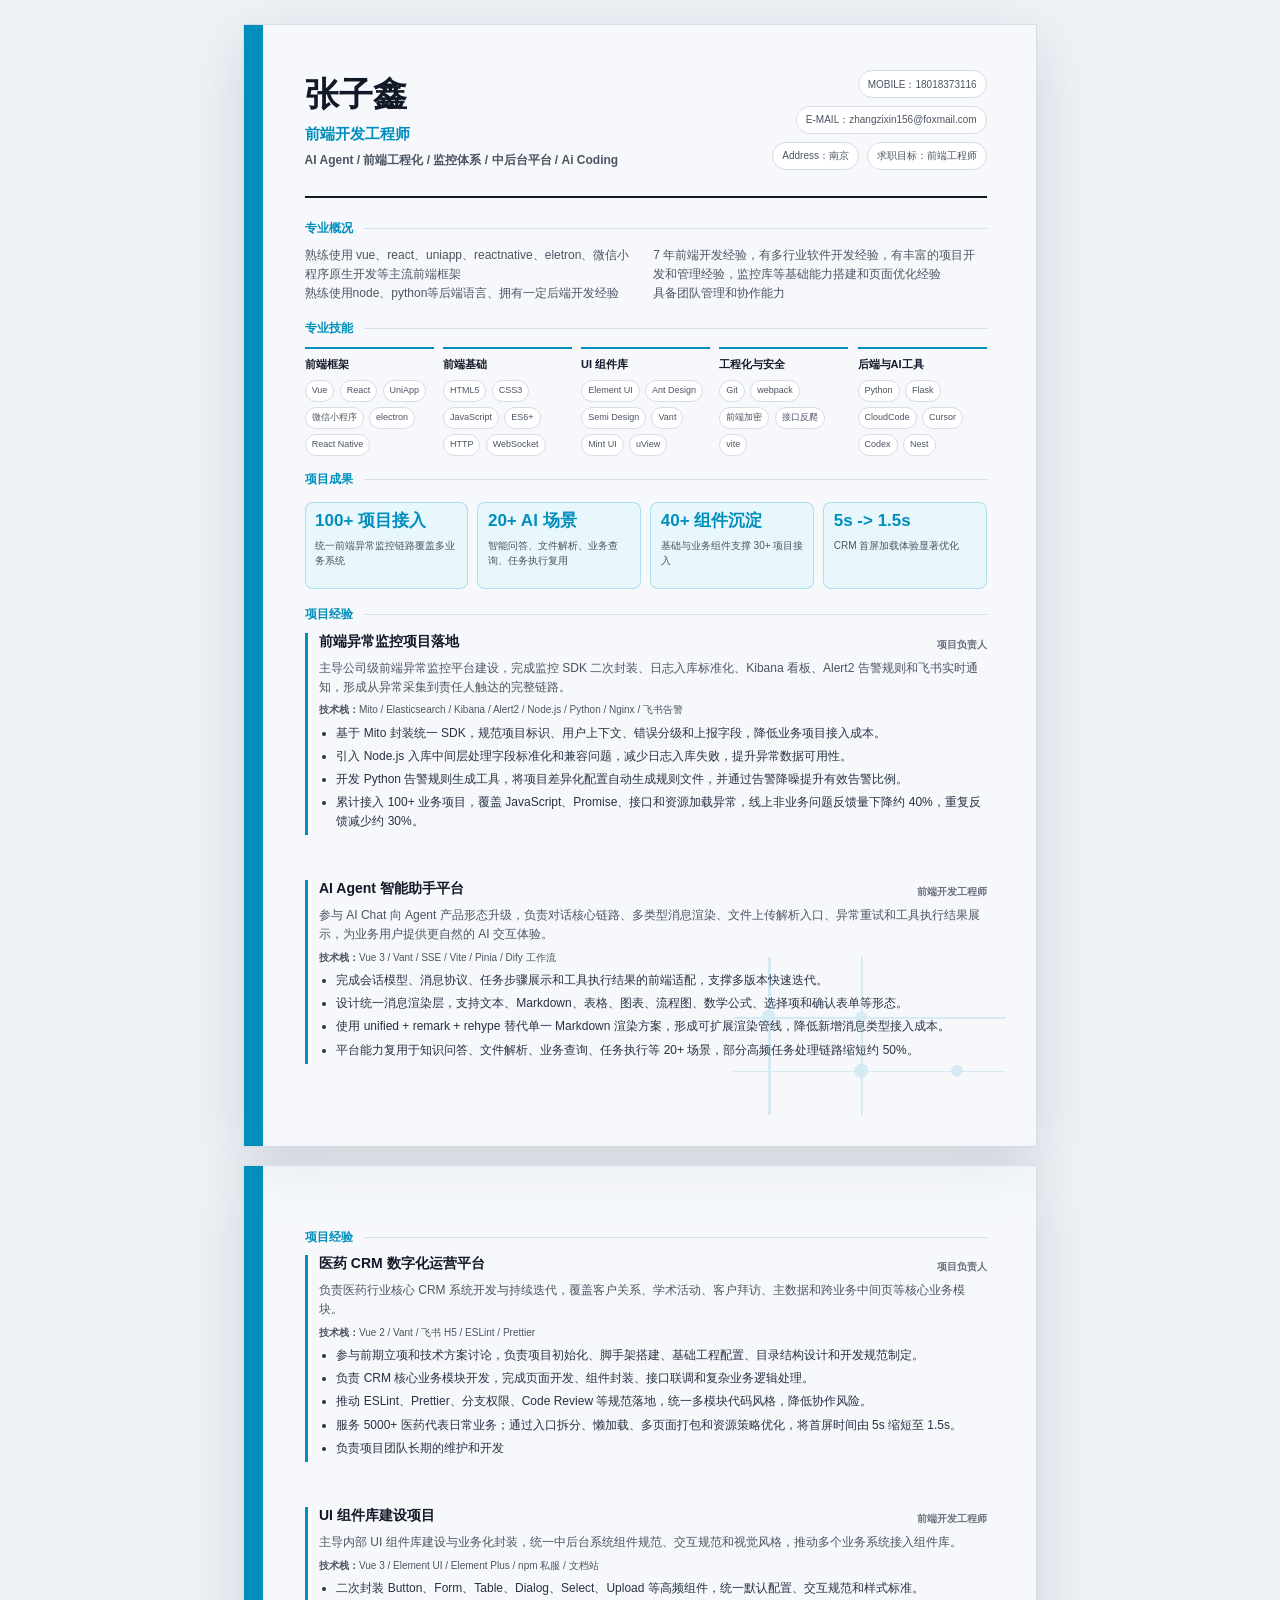
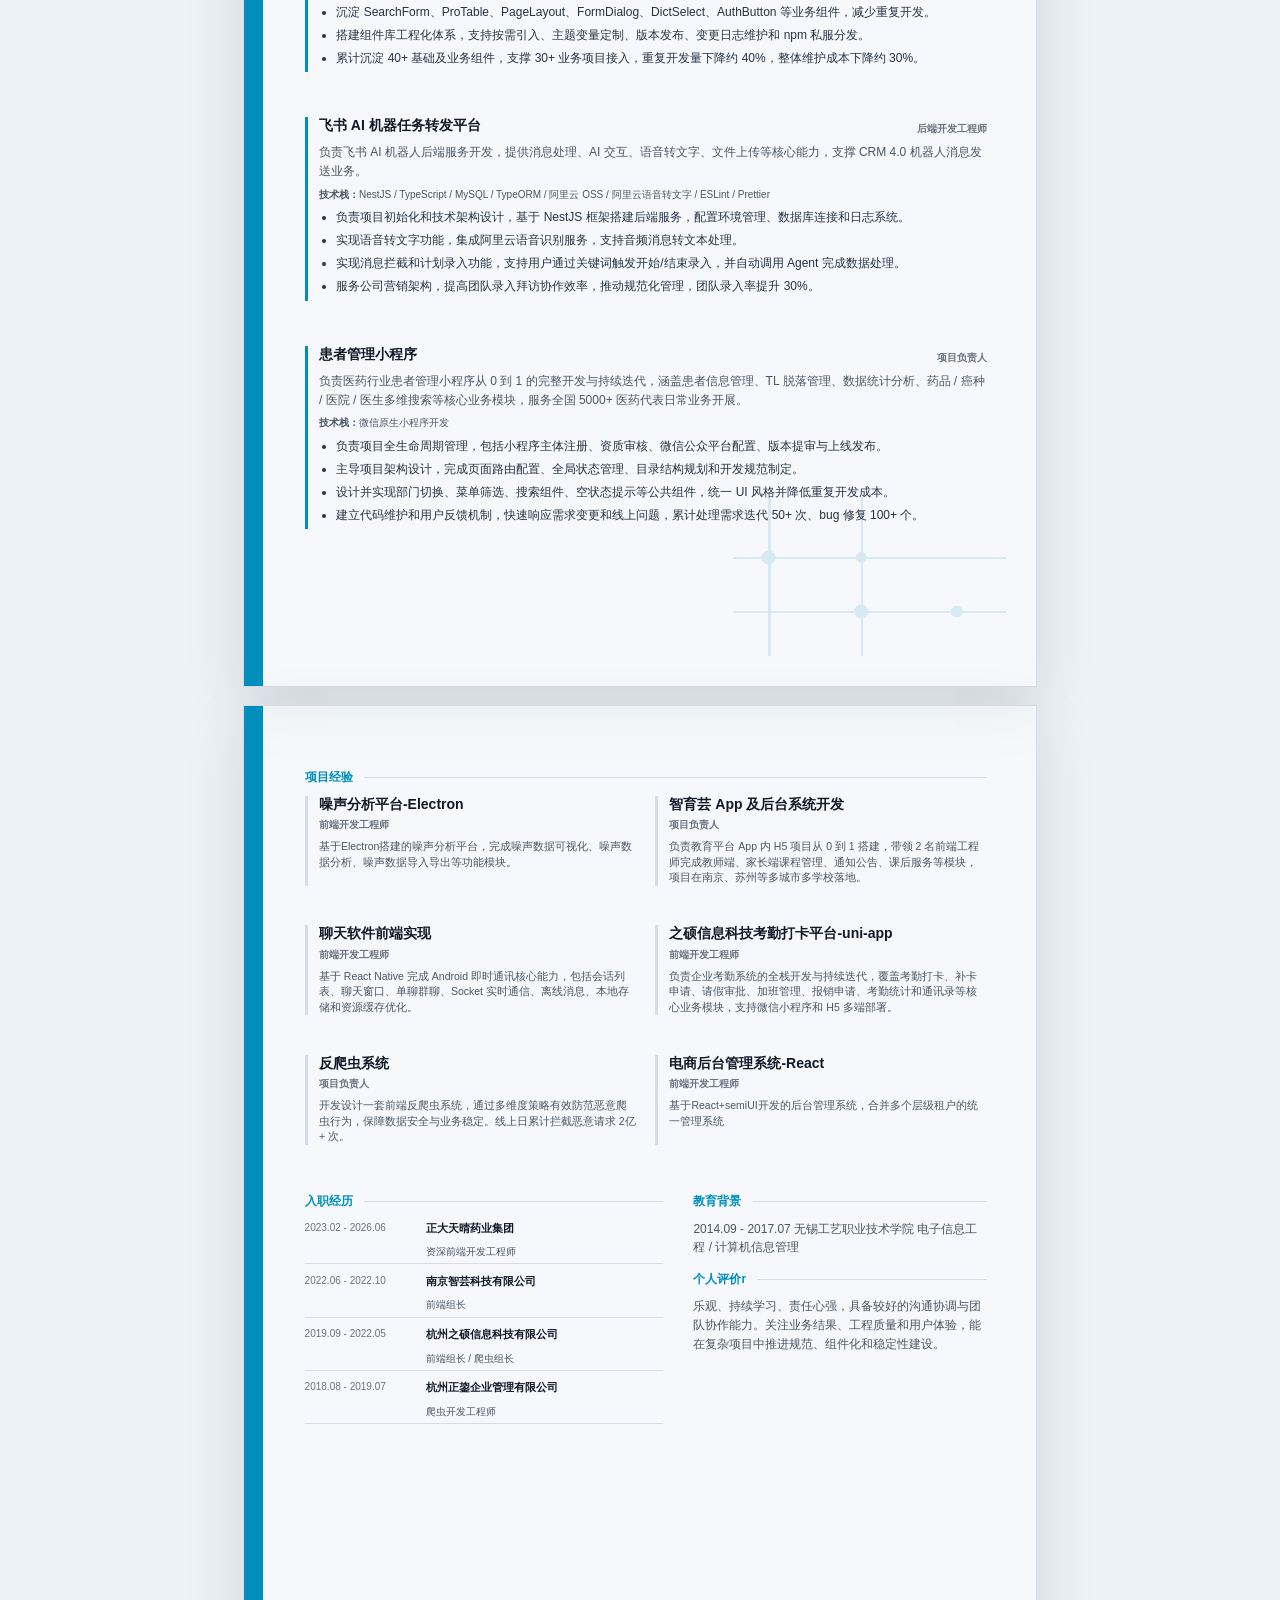
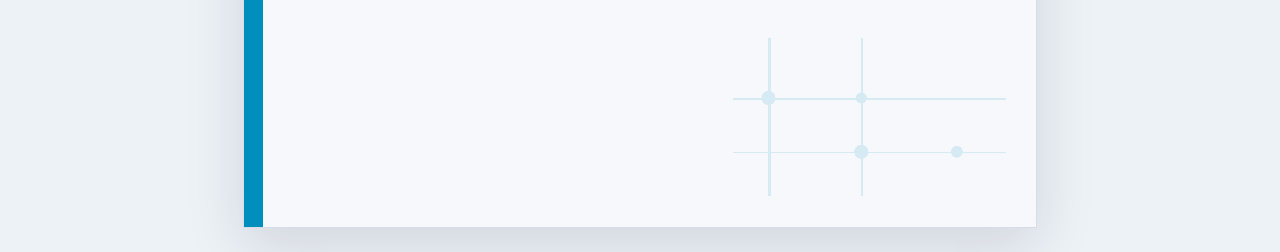
<file: resume.html>
<!doctype html>
<html lang="zh-CN" spellcheck="false" autocorrect="off" autocomplete="off" autocapitalize="off">

<head>
  <meta charset="utf-8" />
  <meta name="viewport" content="width=device-width, initial-scale=1" />
  <meta name="format-detection" content="telephone=no,email=no,address=no" />
  <title>张子鑫 - AI技术高级版简历</title>
  <style>
    @page {
      size: A4;
      margin: 0;
    }

    * {
      box-sizing: border-box;
    }

    :root {
      --ink: #111827;
      --muted: #4b5563;
      --soft: #6b7280;
      --line: #d7dde7;
      --paper: #ffffff;
      --wash: #f5f8fb;
      --accent: #008fbd;
      --accent-soft: #e8f7fb;
      --radius: 8px;
    }

    html,
    body {
      margin: 0;
      min-height: 100%;
      background: #edf2f7;
      color: var(--ink);
      font-family: "Microsoft YaHei", "PingFang SC", "Noto Sans CJK SC", Arial, sans-serif;
      font-size: 12px;
      line-height: 1.55;
    }

    body {
      padding: 24px;
    }

    .resume {
      display: grid;
      gap: 18px;
    }

    .sheet {
      width: 210mm;
      min-height: 297mm;
      margin: 0 auto;
      position: relative;
      overflow: hidden;
      /* blueprint-circuit-background */
      background: rgba(255, 255, 255, 0.5);
      background-size: 18mm 18mm, 18mm 18mm, 100% 100%, 100% 100%, 100% 100%, auto;
      border: 1px solid var(--line);
      box-shadow: 0 18px 55px rgba(17, 24, 39, 0.13);
      padding: 12mm 13mm;
    }

    .sheet::before {
      content: "";
      position: absolute;
      top: 0;
      left: 0;
      bottom: 0;
      width: 5mm;
      background: var(--accent);
    }

    .sheet::after {
      content: "";
      position: absolute;
      right: 8mm;
      bottom: 8mm;
      width: 72mm;
      height: 42mm;
      opacity: 0.13;
      background:
        linear-gradient(90deg, transparent 0 13%, var(--accent) 13% 13.8%, transparent 13.8% 100%),
        linear-gradient(90deg, transparent 0 47%, var(--accent) 47% 47.7%, transparent 47.7% 100%),
        linear-gradient(180deg, transparent 0 38%, var(--accent) 38% 39%, transparent 39% 100%),
        linear-gradient(180deg, transparent 0 72%, var(--accent) 72% 73%, transparent 73% 100%),
        radial-gradient(circle at 13% 38%, var(--accent) 0 1.8mm, transparent 1.9mm),
        radial-gradient(circle at 47% 38%, var(--accent) 0 1.4mm, transparent 1.5mm),
        radial-gradient(circle at 47% 72%, var(--accent) 0 1.8mm, transparent 1.9mm),
        radial-gradient(circle at 82% 72%, var(--accent) 0 1.5mm, transparent 1.6mm);
      background-repeat: no-repeat;
      pointer-events: none;
      /* blueprint-node-map */
    }

    .content {
      position: relative;
      z-index: 1;
      padding-left: 3mm;
    }

    .hero {
      display: grid;
      grid-template-columns: 1.4fr 1fr;
      gap: 8mm;
      align-items: end;
      border-bottom: 2px solid var(--ink);
      padding-bottom: 7mm;
      margin-bottom: 6mm;
    }

    h1 {
      margin: 0;
      font-size: 34px;
      line-height: 1;
      font-weight: 900;
      letter-spacing: 0;
    }

    .role {
      margin: 3mm 0 1.5mm;
      color: var(--accent);
      font-size: 15px;
      font-weight: 800;
    }

    .positioning {
      margin: 0;
      color: var(--muted);
      font-size: 12px;
      font-weight: 700;
    }

    .contact {
      display: flex;
      flex-wrap: wrap;
      justify-content: flex-end;
      gap: 2mm;
    }

    .contact span {
      border: 1px solid var(--line);
      border-radius: 999px;
      background: #fff;
      padding: 1.4mm 2.4mm;
      color: var(--muted);
      font-size: 10px;
      white-space: nowrap;
    }

    .section {
      margin-top: 5mm;
    }

    .section-title {
      display: grid;
      grid-template-columns: auto 1fr;
      gap: 3mm;
      align-items: center;
      margin: 0 0 2.8mm;
      color: var(--accent);
      font-size: 12px;
      line-height: 1.25;
      font-weight: 900;
    }

    .section-title::after {
      content: "";
      height: 1px;
      background: var(--line);
    }

    .summary {
      display: grid;
      grid-template-columns: 1fr 1fr;
      gap: 4mm;
    }

    .summary p,
    .project-summary,
    .profile {
      margin: 0;
      color: var(--muted);
    }

    .metrics {
      display: grid;
      grid-template-columns: repeat(4, 1fr);
      gap: 2.5mm;
      margin-top: 4mm;
    }

    .metric {
      min-height: 23mm;
      border: 1px solid rgba(0, 143, 189, 0.24);
      border-radius: var(--radius);
      background: var(--accent-soft);
      padding: 2.5mm;
    }

    .metric strong {
      display: block;
      color: var(--accent);
      font-size: 17px;
      line-height: 1.1;
      font-weight: 900;
    }

    .metric span {
      display: block;
      margin-top: 1.8mm;
      color: var(--muted);
      font-size: 10px;
    }

    .skills {
      display: grid;
      grid-template-columns: repeat(5, 1fr);
      gap: 2.4mm;
    }

    .skill-group {
      border-top: 2px solid var(--accent);
      padding-top: 2mm;
    }

    .skill-group h3 {
      margin: 0 0 1.8mm;
      font-size: 11px;
    }

    .chips {
      display: flex;
      flex-wrap: wrap;
      gap: 1.4mm;
    }

    .chip {
      display: inline-flex;
      border: 1px solid var(--line);
      border-radius: 999px;
      padding: 0.8mm 1.6mm;
      color: var(--muted);
      background: #fff;
      font-size: 9px;
    }

    .projects {
      display: grid;
      gap: 4mm;
    }

    .project {
      break-inside: avoid;
      border-left: 3px solid var(--accent);
      padding-left: 3mm;
      margin-bottom: 8mm;
    }

    .project-head {
      display: grid;
      grid-template-columns: 1fr auto;
      gap: 4mm;
      align-items: start;
      margin-bottom: 1.8mm;
    }

    .project h3 {
      margin: 0;
      font-size: 14px;
      line-height: 1.25;
    }

    .project-head p,
    .project-head time {
      margin: 1mm 0 0;
      color: var(--soft);
      font-size: 10px;
      font-weight: 700;
      white-space: nowrap;
    }

    .stack {
      margin: 1.6mm 0 1.2mm;
      color: var(--muted);
      font-size: 10px;
    }

    ul {
      margin: 1.6mm 0 0;
      padding-left: 4.6mm;
    }

    li {
      margin: 0 0 1.2mm;
      color: #263244;
    }

    .two-column {
      display: grid;
      grid-template-columns: 1.1fr 0.9fr;
      gap: 8mm;
    }

    .timeline {
      display: grid;
      gap: 2.2mm;
    }

    .timeline-row {
      display: grid;
      grid-template-columns: 28mm 1fr;
      gap: 2mm 4mm;
      border-bottom: 1px solid var(--line);
      padding-bottom: 1mm;
    }

    .timeline-row time {
      color: var(--soft);
      font-size: 10px;
    }

    .timeline-row strong {
      font-size: 11px;
    }

    .timeline-row span {
      grid-column: 2;
      color: var(--muted);
      font-size: 10px;
    }

    .minor-list {
      display: grid;
      grid-template-columns: repeat(2, minmax(0, 1fr));
      gap: 2.4mm 5mm;
    }

    .projects-tight {
      gap: 3mm;
    }

    .projects-tight .project {
      padding-left: 2.6mm;
    }

    .projects-tight .project-summary,
    .project-compact .project-summary {
      font-size: 10.5px;
      line-height: 1.48;
    }

    .projects-tight li {
      margin-bottom: 0.8mm;
      font-size: 10.5px;
      line-height: 1.45;
    }

    .project-compact {
      border-left-color: var(--line);
    }

    .footer-note {
      margin-top: 4mm;
      color: var(--soft);
      font-size: 9px;
      text-align: right;
    }

    @media screen and (max-width: 900px) {
      body {
        padding: 12px;
      }

      .sheet {
        width: 100%;
        min-height: auto;
        padding: 18px;
      }

      .hero,
      .summary,
      .two-column {
        grid-template-columns: 1fr;
      }

      .contact {
        justify-content: flex-start;
      }

      .metrics,
      .skills {
        grid-template-columns: 1fr 1fr;
      }

      .project-head {
        grid-template-columns: 1fr;
      }
    }

    @media print {

      html,
      body {
        width: 210mm;
        background: #fff;
      }

      body {
        padding: 0;
      }

      .resume {
        gap: 0;
      }

      .sheet {
        width: 210mm;
        min-height: 297mm;
        margin: 0;
        border: 0;
        box-shadow: none;
        page-break-after: always;
      }

      .sheet:last-child {
        page-break-after: auto;
      }
    }
  </style>
</head>

<body>
  <main class="resume">
    <section class="sheet">
      <div class="content">
        <header class="hero">
          <div>
            <h1>张子鑫</h1>
            <p class="role">前端开发工程师</p>
            <p class="positioning">AI Agent / 前端工程化 / 监控体系 / 中后台平台 / Ai Coding</p>
          </div>
          <div class="contact">
            <span>MOBILE：18018373116</span><span>E-MAIL：zhangzixin156@foxmail.com</span><span>Address：南京</span><span>求职目标：前端工程师</span>
          </div>
        </header>

        <section class="section">
          <h2 class="section-title">专业概况</h2>
          <div class="summary">

            <p>熟练使用 vue、react、uniapp、reactnative、eletron、微信小程序原生开发等主流前端框架
              <br>
              熟练使用node、python等后端语言、拥有一定后端开发经验
            </p>
            <p>7 年前端开发经验，有多行业软件开发经验，有丰富的项目开发和管理经验，监控库等基础能力搭建和页面优化经验<br>具备团队管理和协作能力</p>
          </div>

        </section>

        <section class="section" style="margin-bottom: 4mm;">
          <h2 class="section-title">专业技能</h2>
          <div class="skills">
            <section class="skill-group">
              <h3>前端框架</h3>
              <div class="chips"><span class="chip">Vue</span><span class="chip">React</span><span
                  class="chip">UniApp</span><span class="chip">微信小程序</span></span><span
                  class="chip">electron</span><span class="chip">React Native</span></div>
            </section>

            <section class="skill-group">
              <h3>前端基础</h3>
              <div class="chips"><span class="chip">HTML5</span><span class="chip">CSS3</span><span
                  class="chip">JavaScript</span><span class="chip">ES6+</span><span class="chip">HTTP</span><span
                  class="chip">WebSocket</span></div>
            </section>

            <section class="skill-group">
              <h3>UI 组件库</h3>
              <div class="chips"><span class="chip">Element UI</span><span class="chip">Ant Design</span><span
                  class="chip">Semi Design</span><span class="chip">Vant</span><span class="chip">Mint UI</span><span
                  class="chip">uView</span></div>
            </section>

            <section class="skill-group">
              <h3>工程化与安全</h3>
              <div class="chips"><span class="chip">Git</span><span class="chip">webpack</span><span
                  class="chip">前端加密</span><span class="chip">接口反爬</span><span class="chip">vite</span></div>
            </section>

            <section class="skill-group">
              <h3>后端与AI工具</h3>
              <div class="chips"><span class="chip">Python</span><span class="chip">Flask</span><span
                  class="chip">CloudCode</span><span class="chip">Cursor</span><span class="chip">Codex</span><span
                  class="chip">Nest</span></div>
            </section>
          </div>
        </section>
        <h2 class="section-title">项目成果</h2>
        <div class="metrics">
          <div class="metric">
            <strong>100+ 项目接入</strong>
            <span>统一前端异常监控链路覆盖多业务系统</span>
          </div>

          <div class="metric">
            <strong>20+ AI 场景</strong>
            <span>智能问答、文件解析、业务查询、任务执行复用</span>
          </div>

          <div class="metric">
            <strong>40+ 组件沉淀</strong>
            <span>基础与业务组件支撑 30+ 项目接入</span>
          </div>

          <div class="metric">
            <strong>5s -> 1.5s</strong>
            <span>CRM 首屏加载体验显著优化</span>
          </div>
        </div>
        <section class="section">
          <h2 class="section-title">项目经验</h2>
          <div class="projects">
            <article class="project ">
              <div class="project-head">
                <div>
                  <h3>前端异常监控项目落地</h3>

                </div>
                <time>项目负责人</time>
              </div>
              <p class="project-summary">主导公司级前端异常监控平台建设，完成监控 SDK 二次封装、日志入库标准化、Kibana 看板、Alert2
                告警规则和飞书实时通知，形成从异常采集到责任人触达的完整链路。</p>
              <p class="stack"><strong>技术栈：</strong>Mito / Elasticsearch / Kibana / Alert2 / Node.js / Python / Nginx /
                飞书告警</p>
              <ul>
                <li>基于 Mito 封装统一 SDK，规范项目标识、用户上下文、错误分级和上报字段，降低业务项目接入成本。</li>
                <li>引入 Node.js 入库中间层处理字段标准化和兼容问题，减少日志入库失败，提升异常数据可用性。</li>
                <li>开发 Python 告警规则生成工具，将项目差异化配置自动生成规则文件，并通过告警降噪提升有效告警比例。</li>
                <li>累计接入 100+ 业务项目，覆盖 JavaScript、Promise、接口和资源加载异常，线上非业务问题反馈量下降约 40%，重复反馈减少约 30%。</li>
              </ul>
            </article>

            <article class="project ">
              <div class="project-head">
                <div>
                  <h3>AI Agent 智能助手平台</h3>

                </div>
                <time>前端开发工程师</time>
              </div>
              <p class="project-summary">参与 AI Chat 向 Agent 产品形态升级，负责对话核心链路、多类型消息渲染、文件上传解析入口、异常重试和工具执行结果展示，为业务用户提供更自然的
                AI 交互体验。</p>
              <p class="stack"><strong>技术栈：</strong>Vue 3 / Vant / SSE / Vite / Pinia / Dify 工作流</p>
              <ul>
                <li>完成会话模型、消息协议、任务步骤展示和工具执行结果的前端适配，支撑多版本快速迭代。</li>
                <li>设计统一消息渲染层，支持文本、Markdown、表格、图表、流程图、数学公式、选择项和确认表单等形态。</li>
                <li>使用 unified + remark + rehype 替代单一 Markdown 渲染方案，形成可扩展渲染管线，降低新增消息类型接入成本。</li>
                <li>平台能力复用于知识问答、文件解析、业务查询、任务执行等 20+ 场景，部分高频任务处理链路缩短约 50%。</li>
              </ul>
            </article>

          </div>
        </section>
      </div>
    </section>
    <section class="sheet">
      <div class="content">

        <section class="section">
          <h2 class="section-title">项目经验</h2>
          <div class="projects">
            <article class="project ">
              <div class="project-head">
                <div>
                  <h3>医药 CRM 数字化运营平台</h3>
                </div>
                <time>项目负责人</time>
              </div>
              <p class="project-summary">负责医药行业核心 CRM 系统开发与持续迭代，覆盖客户关系、学术活动、客户拜访、主数据和跨业务中间页等核心业务模块。</p>
              <p class="stack"><strong>技术栈：</strong>Vue 2 / Vant / 飞书 H5 / ESLint / Prettier</p>
              <ul>
                <li>参与前期立项和技术方案讨论，负责项目初始化、脚手架搭建、基础工程配置、目录结构设计和开发规范制定。</li>
                <li>负责 CRM 核心业务模块开发，完成页面开发、组件封装、接口联调和复杂业务逻辑处理。</li>
                <li>推动 ESLint、Prettier、分支权限、Code Review 等规范落地，统一多模块代码风格，降低协作风险。</li>
                <li>服务 5000+ 医药代表日常业务；通过入口拆分、懒加载、多页面打包和资源策略优化，将首屏时间由 5s 缩短至 1.5s。</li>
                <li>负责项目团队长期的维护和开发</li>
              </ul>
            </article>



            <article class="project ">
              <div class="project-head">
                <div>
                  <h3>UI 组件库建设项目</h3>
                </div>
                <time>前端开发工程师</time>
              </div>
              <p class="project-summary">主导内部 UI 组件库建设与业务化封装，统一中后台系统组件规范、交互规范和视觉风格，推动多个业务系统接入组件库。</p>
              <p class="stack"><strong>技术栈：</strong>Vue 3 / Element UI / Element Plus / npm 私服 / 文档站</p>
              <ul>
                <li>二次封装 Button、Form、Table、Dialog、Select、Upload 等高频组件，统一默认配置、交互规范和样式标准。</li>
                <li>沉淀 SearchForm、ProTable、PageLayout、FormDialog、DictSelect、AuthButton 等业务组件，减少重复开发。</li>
                <li>搭建组件库工程化体系，支持按需引入、主题变量定制、版本发布、变更日志维护和 npm 私服分发。</li>
                <li>累计沉淀 40+ 基础及业务组件，支撑 30+ 业务项目接入，重复开发量下降约 40%，整体维护成本下降约 30%。</li>
              </ul>
            </article>
            <article class="project ">
              <div class="project-head">
                <div>
                  <h3>飞书 AI 机器任务转发平台</h3>
                </div>
                <time>后端开发工程师</time>
              </div>
              <p class="project-summary">负责飞书 AI 机器人后端服务开发，提供消息处理、AI 交互、语音转文字、文件上传等核心能力，支撑 CRM 4.0 机器人消息发送业务。</p>
              <p class="stack"><strong>技术栈：</strong>NestJS / TypeScript / MySQL / TypeORM / 阿里云 OSS / 阿里云语音转文字 / ESLint
                / Prettier
              </p>
              <ul>
                <li>负责项目初始化和技术架构设计，基于 NestJS 框架搭建后端服务，配置环境管理、数据库连接和日志系统。</li>
                <li>实现语音转文字功能，集成阿里云语音识别服务，支持音频消息转文本处理。</li>
                <li>实现消息拦截和计划录入功能，支持用户通过关键词触发开始/结束录入，并自动调用 Agent 完成数据处理。</li>
                <li>服务公司营销架构，提高团队录入拜访协作效率，推动规范化管理，团队录入率提升 30%。</li>
              </ul>
            </article>

            <article class="project ">
              <div class="project-head">
                <div>
                  <h3>患者管理小程序</h3>
                </div>
                <time>项目负责人</time>
              </div>
              <p class="project-summary">负责医药行业患者管理小程序从 0 到 1 的完整开发与持续迭代，涵盖患者信息管理、TL 脱落管理、数据统计分析、药品 / 癌种 / 医院 /
                医生多维搜索等核心业务模块，服务全国
                5000+ 医药代表日常业务开展。</p>
              <p class="stack"><strong>技术栈：</strong>微信原生小程序开发</p>
              <ul>
                <li>负责项目全生命周期管理，包括小程序主体注册、资质审核、微信公众平台配置、版本提审与上线发布。</li>
                <li>主导项目架构设计，完成页面路由配置、全局状态管理、目录结构规划和开发规范制定。</li>
                <li>设计并实现部门切换、菜单筛选、搜索组件、空状态提示等公共组件，统一 UI 风格并降低重复开发成本。</li>
                <li>建立代码维护和用户反馈机制，快速响应需求变更和线上问题，累计处理需求迭代 50+ 次、bug 修复 100+ 个。</li>
              </ul>
            </article>

          </div>
        </section>

      </div>
    </section>
    <section class="sheet">
      <div class="content">
        <!-- <section class="section">
          <h2 class="section-title">近期新增项目</h2>
          <div class="projects projects-tight">
         
          </div>
        </section> -->

        <section class="section">
          <h2 class="section-title">项目经验</h2>
          <div class="minor-list">
            <article class="project project-compact">
              <div class="project-head">
                <div>
                  <h3>噪声分析平台-Electron</h3>
                  <p>前端开发工程师</p>
                </div>
              </div>

              <p class="project-summary">基于Electron搭建的噪声分析平台，完成噪声数据可视化、噪声数据分析、噪声数据导入导出等功能模块。</p>
              </p>
            </article>
            <article class="project project-compact">
              <div class="project-head">
                <div>
                  <h3>智育芸 App 及后台系统开发</h3>
                  <p>项目负责人</p>
                </div>
              </div>
              <p class="project-summary">负责教育平台 App 内 H5 项目从 0 到 1 搭建，带领 2
                名前端工程师完成教师端、家长端课程管理、通知公告、课后服务等模块，项目在南京、苏州等多城市多学校落地。</p>
            </article>

            <article class="project project-compact">
              <div class="project-head">
                <div>
                  <h3>聊天软件前端实现</h3>
                  <p>前端开发工程师</p>
                </div>
              </div>
              <p class="project-summary">基于 React Native 完成 Android 即时通讯核心能力，包括会话列表、聊天窗口、单聊群聊、Socket
                实时通信、离线消息、本地存储和资源缓存优化。</p>

            </article>
            <article class="project project-compact">
              <div class="project-head">
                <div>
                  <h3>之硕信息科技考勤打卡平台-uni-app</h3>
                  <p>前端开发工程师</p>
                </div>
              </div>
              <p class="project-summary">负责企业考勤系统的全栈开发与持续迭代，覆盖考勤打卡、补卡申请、请假审批、加班管理、报销申请、考勤统计和通讯录等核心业务模块，支持微信小程序和 H5 多端部署。
              </p>
            </article>
            <article class="project project-compact">
              <div class="project-head">
                <div>
                  <h3>反爬虫系统</h3>
                  <p>项目负责人</p>
                </div>
              </div>
              <p class="project-summary">开发设计一套前端反爬虫系统，通过多维度策略有效防范恶意爬虫行为，保障数据安全与业务稳定。线上日累计拦截恶意请求 2亿+ 次。</p>
            </article>
            <article class="project project-compact">
              <div class="project-head">
                <div>
                  <h3>电商后台管理系统-React</h3>
                  <p>前端开发工程师</p>
                </div>
              </div>
              <p class="project-summary">基于React+semiUI开发的后台管理系统，合并多个层级租户的统一管理系统</p>
            </article>

          </div>
        </section>

        <section class="section two-column">
          <div>
            <h2 class="section-title">入职经历</h2>
            <div class="timeline">
              <div class="timeline-row">
                <time>2023.02 - 2026.06</time>
                <strong>正大天晴药业集团</strong>
                <span>资深前端开发工程师</span>
              </div>

              <div class="timeline-row">
                <time>2022.06 - 2022.10</time>
                <strong>南京智芸科技有限公司</strong>
                <span>前端组长</span>
              </div>

              <div class="timeline-row">
                <time>2019.09 - 2022.05</time>
                <strong>杭州之硕信息科技有限公司</strong>
                <span>前端组长 / 爬虫组长</span>
              </div>

              <div class="timeline-row">
                <time>2018.08 - 2019.07</time>
                <strong>杭州正鋆企业管理有限公司</strong>
                <span>爬虫开发工程师</span>
              </div>
            </div>
          </div>
          <div style="display: flex; flex-direction: column; align-items: space-between;">
            <div>
              <h2 class="section-title">教育背景</h2>
              <p class="profile">2014.09 - 2017.07 无锡工艺职业技术学院 电子信息工程 / 计算机信息管理</p>
            </div>
            <div style="margin-top: 4mm;">
              <h2 class="section-title">个人评价r</h2>
              <p class="profile">乐观、持续学习、责任心强，具备较好的沟通协调与团队协作能力。关注业务结果、工程质量和用户体验，能在复杂项目中推进规范、组件化和稳定性建设。</p>
            </div>
          </div>



        </section>
      </div>
    </section>
  </main>
</body>

</html>
</file>
